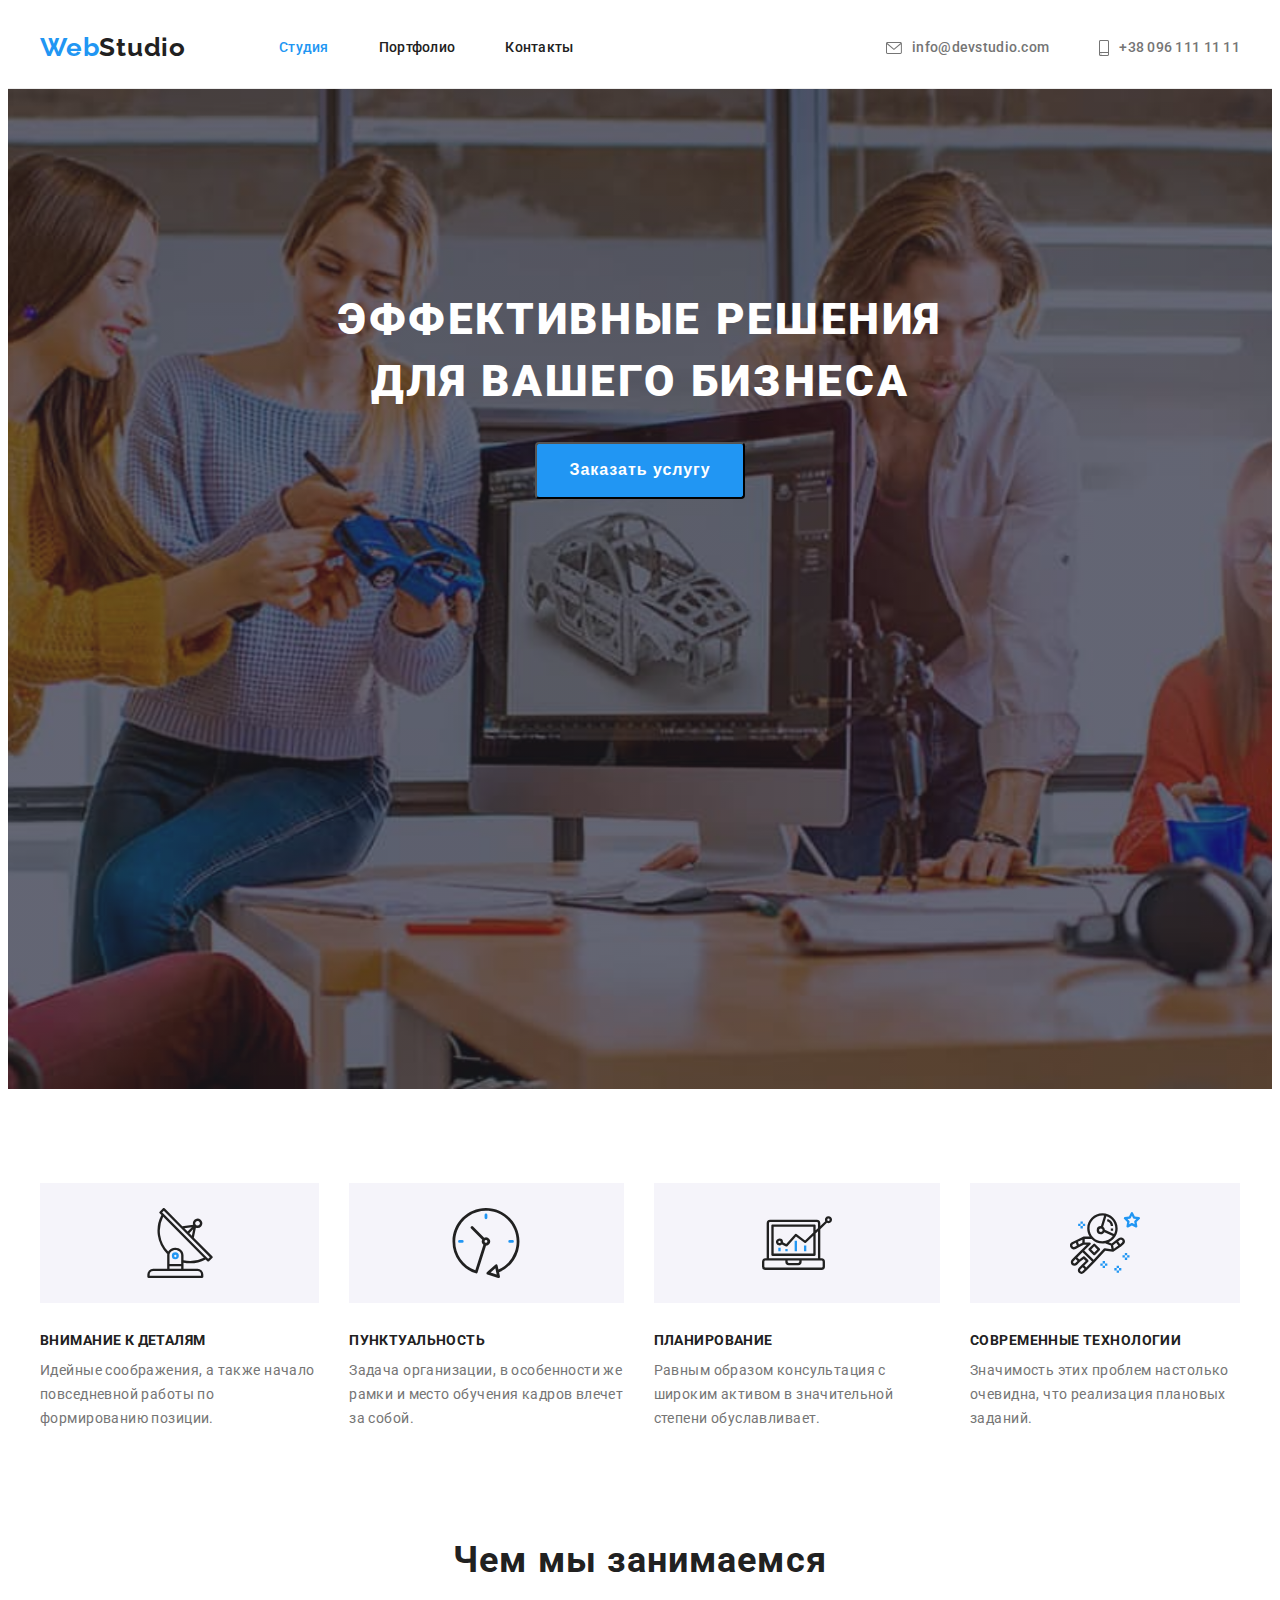
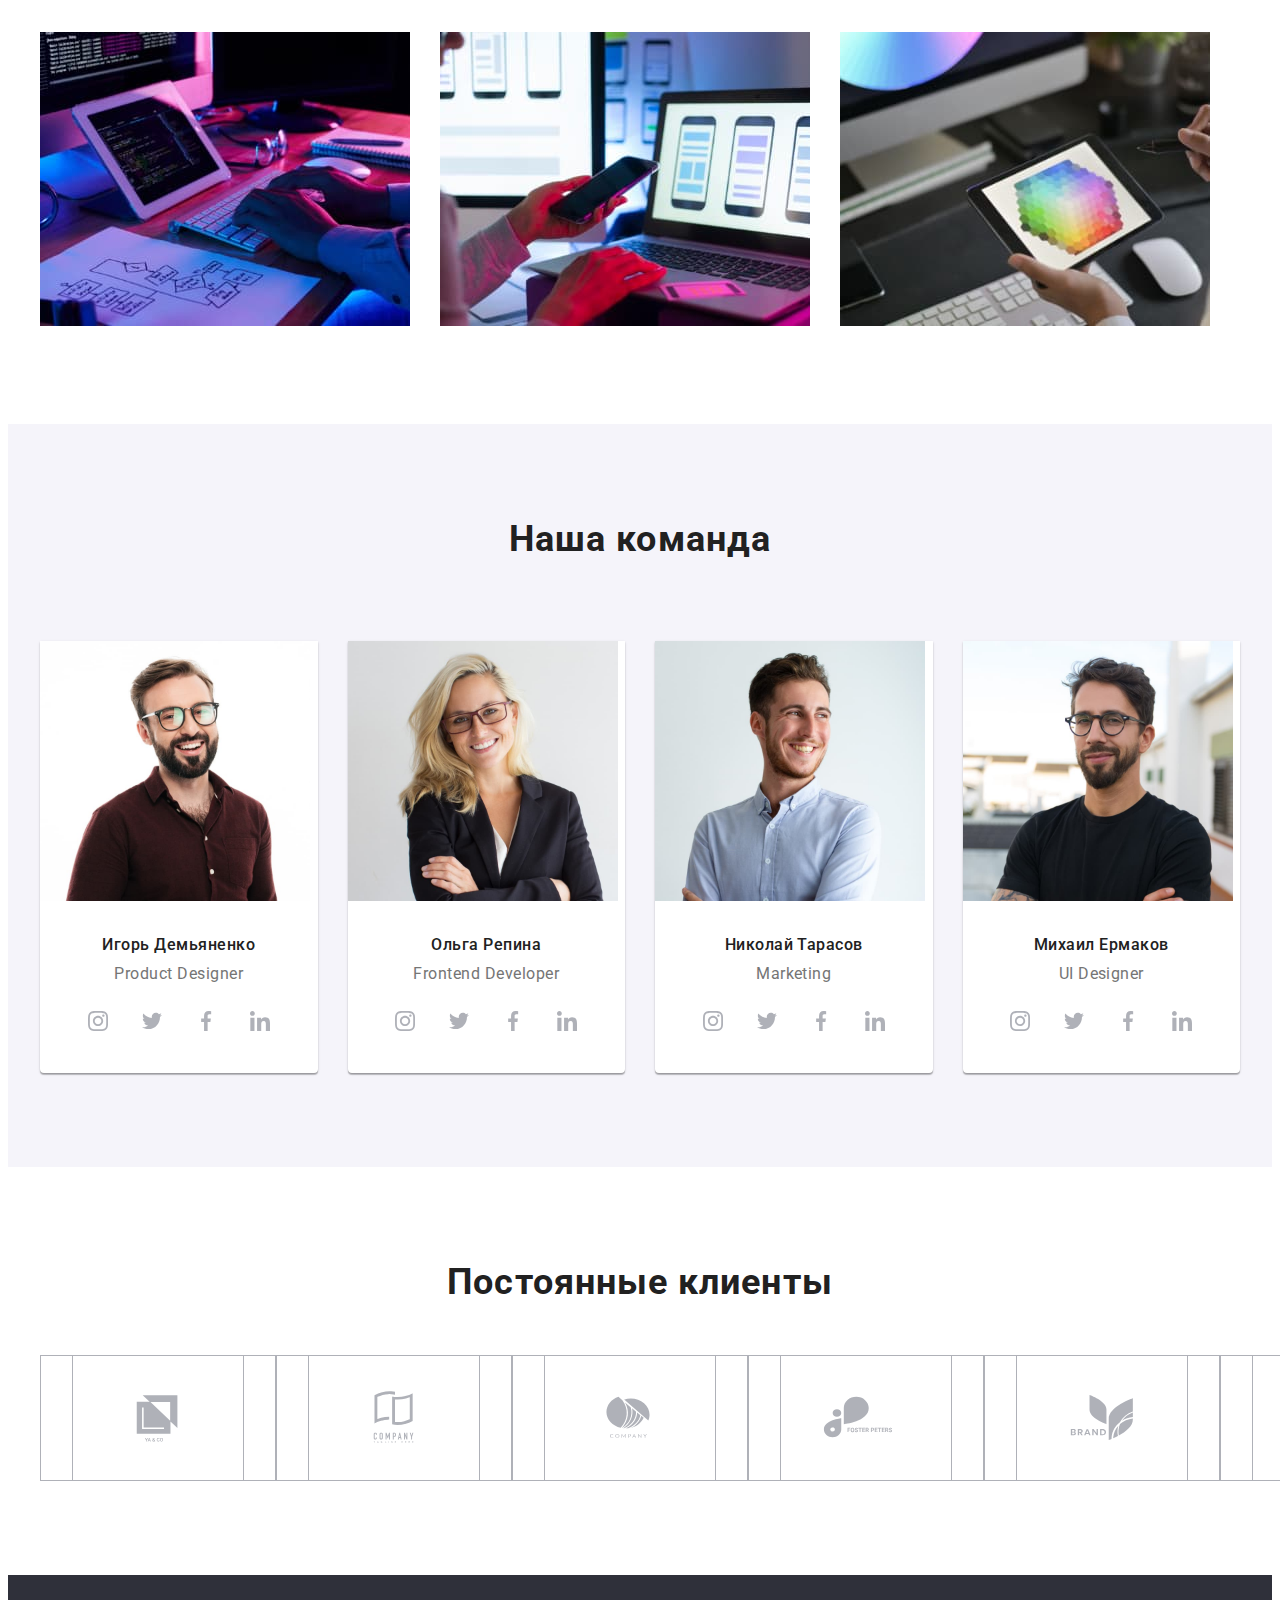
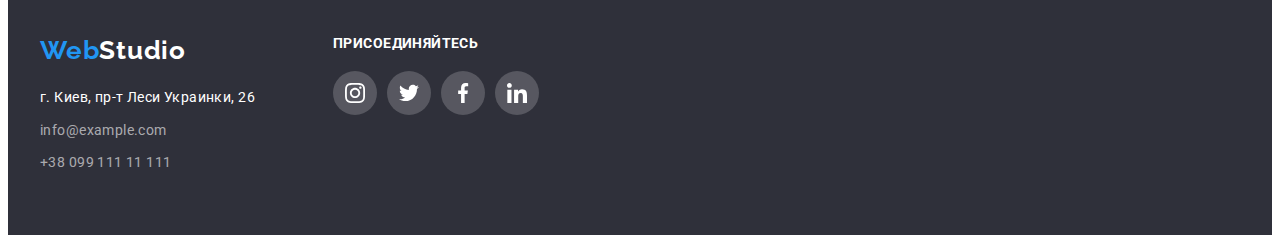
<file: index.html>
<!DOCTYPE html>
<html lang="ru">
<head>
    <meta charset="UTF-8">
    <meta http-equiv="X-UA-Compatible" content="IE=edge">
    <meta name="viewport" content="width=device-width, initial-scale=1.0">
    <title>Document</title>
    <link rel="preconnect" href="https://fonts.googleapis.com">
    <link rel="preconnect" href="https://fonts.gstatic.com" crossorigin>
    <link rel="preconnect" href="https://fonts.googleapis.com">
    <link rel="preconnect" href="https://fonts.gstatic.com" crossorigin>
    <link href="https://fonts.googleapis.com/css2?family=Raleway:wght@700&family=Roboto:wght@400;500;700;900&display=swap"
        rel="stylesheet">
    <link rel="stylesheet" href="https://cdnjs.cloudflare.com/ajax/libs/modern-normalize/1.1.0/modern-normalize.min.css"
        integrity="sha512-wpPYUAdjBVSE4KJnH1VR1HeZfpl1ub8YT/NKx4PuQ5NmX2tKuGu6U/JRp5y+Y8XG2tV+wKQpNHVUX03MfMFn9Q=="
        crossorigin="anonymous" referrerpolicy="no-referrer" />
    <link rel="stylesheet" href="./css/styles.css" />
</head>
<body>
    <header class="page-header">
        <div class="container main-nav">
        <nav class="main-nav">
            <a href="https://webstudio.com" class="header-logo">
                <span>Web</span>Studio
            </a>

            <ul class="site-nav list">
                <li class="item"><a href="" class="link current">Cтудия</a></li>
                <li class="item"><a href="./portfolio.html" class="link">Портфолио</a></li>
                <li class="item"><a href="" class="link">Контакты</a></li>
            </ul>
        </nav>
        <ul class="auth-nav list">
            <li class="item"><a href="" class="link"><svg class="header-icon" width="16" height="12">
                <use href="./images2/icons.sprite.svg#icon-envelope-hover-1"></use>
            </svg>info@devstudio.com</a>
                </li>
            <li class="item"><a href="" class="link"><svg class="header-icon" width="10" height="16">
                <use href="./images2/icons.sprite.svg#icon-smartphone-1"></use>
            </svg>+38 096 111 11 11</a>
            </li>
        </ul>
        </div>
    </header>

    <main>
        <section class="hero">
            <div class="container"> 
                <h1 class="hero-title">ЭФФЕКТИВНЫЕ РЕШЕНИЯ ДЛЯ ВАШЕГО БИЗНЕСА</h1>
                <button type="button" class="button">Заказать услугу</button>
            </div>
        </section>

        <section class="info list">
            <div class="container">
            <ul class="info-list">
                <li class="info-item">
                    <h3 class="info-title">ВНИМАНИЕ К ДЕТАЛЯМ</h3>
                    <p class="info-text">Идейные соображения, а также начало повседневной работы по формированию позиции.</p>
                </li>
                <li class="info-item">
                    <h3 class="info-title">ПУНКТУАЛЬНОСТЬ</h3>
                    <p class="info-text">Задача организации, в особенности же рамки и место обучения кадров влечет за собой.</p>
                </li>
                <li class="info-item">
                    <h3 class="info-title">ПЛАНИРОВАНИЕ</h3>
                    <p class="info-text">Равным образом консультация с широким активом в значительной степени обуславливает.</p>
                </li>
                <li class="info-item">
                    <h3 class="info-title">СОВРЕМЕННЫЕ ТЕХНОЛОГИИ</h3>
                    <p class="info-text">Значимость этих проблем настолько очевидна, что реализация плановых заданий.</p>
                </li>
            </ul>
            </div>
        </section>

        <section class="works list">
            <div class="container">
            <h2 class="works-title">Чем мы занимаемся</h2>
            <ul class="images-list">
                <li class="images-item">
                    <a href=""><img src="./images/img1.jpg" alt="Работа с планшетом" height="294" width="370"/></a>
                </li>
                <li class="images-item">
                    <a href=""><img src="./images/img2.jpg" alt="Оптимизация для смартфона" height="294" width="370"/></a>
                </li>
                <li class="images-item">
                    <a href=""><img src="./images/img3.jpg" alt="Дизайн через планшет" height="294" width="370"/></a>
                </li>
            </ul>
            </div> 
        </section>

        <section class="team list">
            <div class="container">
            <h2 class="team-title">Наша команда</h2>
            <ul class="staff">
                <li class="team-item">
                    <img src="./images/img4.jpg" alt=" Игорь Демьяненко" height="260" width="270" />
                    <div class="item-text">
                        <h3 class="team-name">Игорь Демьяненко</h3>
                        <p class="team-text">Product Designer</p>
                        <ul class="team-social-list">
                            <li class="team-social-item"><a href="" class="team-social-link">
                                <svg class="team-social-icon" width="20" height="20">
                                    <use href="./images2/icons.sprite.svg#icon-instagram"></use>
                                </svg>
                            </a></li>
                            <li class="team-social-item"><a href="" class="team-social-link">
                                <svg class="team-social-icon" width="20" height="20">
                                    <use href="./images2/icons.sprite.svg#icon-twitter"></use>
                                </svg>
                            </a></li>
                            <li class="team-social-item"><a href="" class="team-social-link">
                                <svg class="team-social-icon" width="20" height="20">
                                    <use href="./images2/icons.sprite.svg#icon-facebook"></use>
                                </svg>
                            </a></li>
                            <li class="team-social-item"><a href="" class="team-social-link">
                                <svg class="team-social-icon" width="20" height="20">
                                    <use href="./images2/icons.sprite.svg#icon-linkedin"></use>
                                </svg>
                            </a></li>
                        </ul>
                    </div>    
                    
                </li>
                <li class="team-item">
                    <img src="./images/img5.jpg" alt="Ольга Репина" height="260" width="270" />
                    <div class="item-text">
                        <h3 class="team-name">Ольга Репина</h3>
                        <p class="team-text">Frontend Developer</p>
                        <ul class="team-social-list">
                            <li class="team-social-item"><a href="" class="team-social-link">
                                    <svg class="team-social-icon" width="20" height="20">
                                        <use href="./images2/icons.sprite.svg#icon-instagram"></use>
                                    </svg>
                                </a></li>
                            <li class="team-social-item"><a href="" class="team-social-link">
                                    <svg class="team-social-icon" width="20" height="20">
                                        <use href="./images2/icons.sprite.svg#icon-twitter"></use>
                                    </svg>
                                </a></li>
                            <li class="team-social-item"><a href="" class="team-social-link">
                                    <svg class="team-social-icon" width="20" height="20">
                                        <use href="./images2/icons.sprite.svg#icon-facebook"></use>
                                    </svg>
                                </a></li>
                            <li class="team-social-item"><a href="" class="team-social-link">
                                    <svg class="team-social-icon" width="20" height="20">
                                        <use href="./images2/icons.sprite.svg#icon-linkedin"></use>
                                    </svg>
                                </a></li>
                        </ul>
                    </div>
                </li>
                <li class="team-item">
                    <img src="./images/img6.jpg" alt=" Николай Тарасов" height="260" width="270" />
                    <div class="item-text">
                        <h3 class="team-name">Николай Тарасов</h3>
                        <p class="team-text">Marketing</p>
                        <ul class="team-social-list">
                            <li class="team-social-item"><a href="" class="team-social-link">
                                    <svg class="team-social-icon" width="20" height="20">
                                        <use href="./images2/icons.sprite.svg#icon-instagram"></use>
                                    </svg>
                                </a></li>
                            <li class="team-social-item"><a href="" class="team-social-link">
                                    <svg class="team-social-icon" width="20" height="20">
                                        <use href="./images2/icons.sprite.svg#icon-twitter"></use>
                                    </svg>
                                </a></li>
                            <li class="team-social-item"><a href="" class="team-social-link">
                                    <svg class="team-social-icon" width="20" height="20">
                                        <use href="./images2/icons.sprite.svg#icon-facebook"></use>
                                    </svg>
                                </a></li>
                            <li class="team-social-item"><a href="" class="team-social-link">
                                    <svg class="team-social-icon" width="20" height="20">
                                        <use href="./images2/icons.sprite.svg#icon-linkedin"></use>
                                    </svg>
                                </a></li>
                        </ul>
                    </div>
                </li>
                <li class="team-item">
                    <img src="./images/img7.jpg" alt="Михаил Ермаков" height="260" width="270" />
                    <div class="item-text">
                        <h3 class="team-name">Михаил Ермаков</h3>
                        <p class="team-text">UI Designer</p>
                        <ul class="team-social-list">
                            <li class="team-social-item"><a href="" class="team-social-link">
                                    <svg class="team-social-icon" width="20" height="20">
                                        <use href="./images2/icons.sprite.svg#icon-instagram"></use>
                                    </svg>
                                </a></li>
                            <li class="team-social-item"><a href="" class="team-social-link">
                                    <svg class="team-social-icon" width="20" height="20">
                                        <use href="./images2/icons.sprite.svg#icon-twitter"></use>
                                    </svg>
                                </a></li>
                            <li class="team-social-item"><a href="" class="team-social-link">
                                    <svg class="team-social-icon" width="20" height="20">
                                        <use href="./images2/icons.sprite.svg#icon-facebook"></use>
                                    </svg>
                                </a></li>
                            <li class="team-social-item"><a href="" class="team-social-link">
                                    <svg class="team-social-icon" width="20" height="20">
                                        <use href="./images2/icons.sprite.svg#icon-linkedin"></use>
                                    </svg>
                                </a></li>
                        </ul>
                    </div>
                </li>
            </ul>
            </div>
        </section>

        <section class="clients">
            <div class="container">
                <h2 class="clients-title">Постоянные клиенты</h2>
                <ul class="clients-list">
                    <li class="clients-item"><a href="" class="clients-company">
                        <svg class="clients-company-icon" width="106" height="60">
                            <use href="./images2/icons.sprite.svg#icon-Logo1"></use>
                        </svg>
                    </a></li>
                    <li class="clients-item"><a href="" class="clients-company">
                        <svg class="clients-company-icon" width="106" height="60">
                            <use href="./images2/icons.sprite.svg#icon-Logo2"></use>
                        </svg>
                    </a></li>
                    <li class="clients-item"><a href="" class="clients-company">
                        <svg class="clients-company-icon" width="106" height="60">
                            <use href="./images2/icons.sprite.svg#icon-Logo3"></use>
                        </svg>
                    </a></li>
                    <li class="clients-item"><a href="" class="clients-company">
                        <svg class="clients-company-icon" width="106" height="60">
                            <use href="./images2/icons.sprite.svg#icon-Logo4"></use>
                        </svg>
                    </a></li>
                    <li class="clients-item"><a href="" class="clients-company">
                        <svg class="clients-company-icon" width="106" height="60">
                            <use href="./images2/icons.sprite.svg#icon-Logo5"></use>
                        </svg>
                    </a></li>
                    <li class="clients-item"><a href="" class="clients-company">
                        <svg class="clients-company-icon" width="106" height="60">
                            <use href="./images2/icons.sprite.svg#icon-Logo6"></use>
                        </svg>
                    </a></li>
                </ul>

            </div>

        </section>
    </main>

    <footer class="footer list">
        <div class="container footer-content">
            <div class="container footer-address">
                <a href="https://webstudio.com" class="footer-logo">
                    <span>Web</span>Studio
                </a>
                <address>
                    <ul class="footer-auth-nav">
                        <li class="link-item"><a href="https://goo.gl/maps/1PGQHDeKXCLK9trN8" class="link">г. Киев, пр-т Леси Украинки, 26</a></li>
                        <li class="link-item"><a href="mailto:info@example.com" class="link-footer">info@example.com</a></li>
                        <li class="link-item"><a href="tel:+3809911111111" class="link-footer">+38 099 111 11 111</a></li>
                    </ul>
                </address>
            </div>

            <div class="container footer-social-content">
                <p class="footer-social-text">Присоединяйтесь</p>
                <ul class="footer-social-list">
                    <li class="footer-social-item"><a class="footer-social-link">
                        <svg class="footer-social-icon" width="20" height="20">
                        <use href="./images2/icons.sprite.svg#icon-instagram"></use>
                        </svg>
                        </a>
                    </li>
                    <li class="footer-social-item"><a class="footer-social-link">
                        <svg class="footer-social-icon" width="20" height="20">
                        <use href="./images2/icons.sprite.svg#icon-twitter"></use>
                        </svg>
                        </a>
                    </li>
                    <li class="footer-social-item"><a class="footer-social-link">
                        <svg class="footer-social-icon" width="20" height="20">
                        <use href="./images2/icons.sprite.svg#icon-facebook"></use>
                        </svg>
                        </a>
                    </li>
                    <li class="footer-social-item"><a class="footer-social-link">
                        <svg class="footer-social-icon" width="20" height="20">
                        <use href="./images2/icons.sprite.svg#icon-linkedin"></use>
                        </svg>
                        </a>
                    </li>
                </ul>
            </div>
        </div>
    </footer>
</body>
</html>
</file>
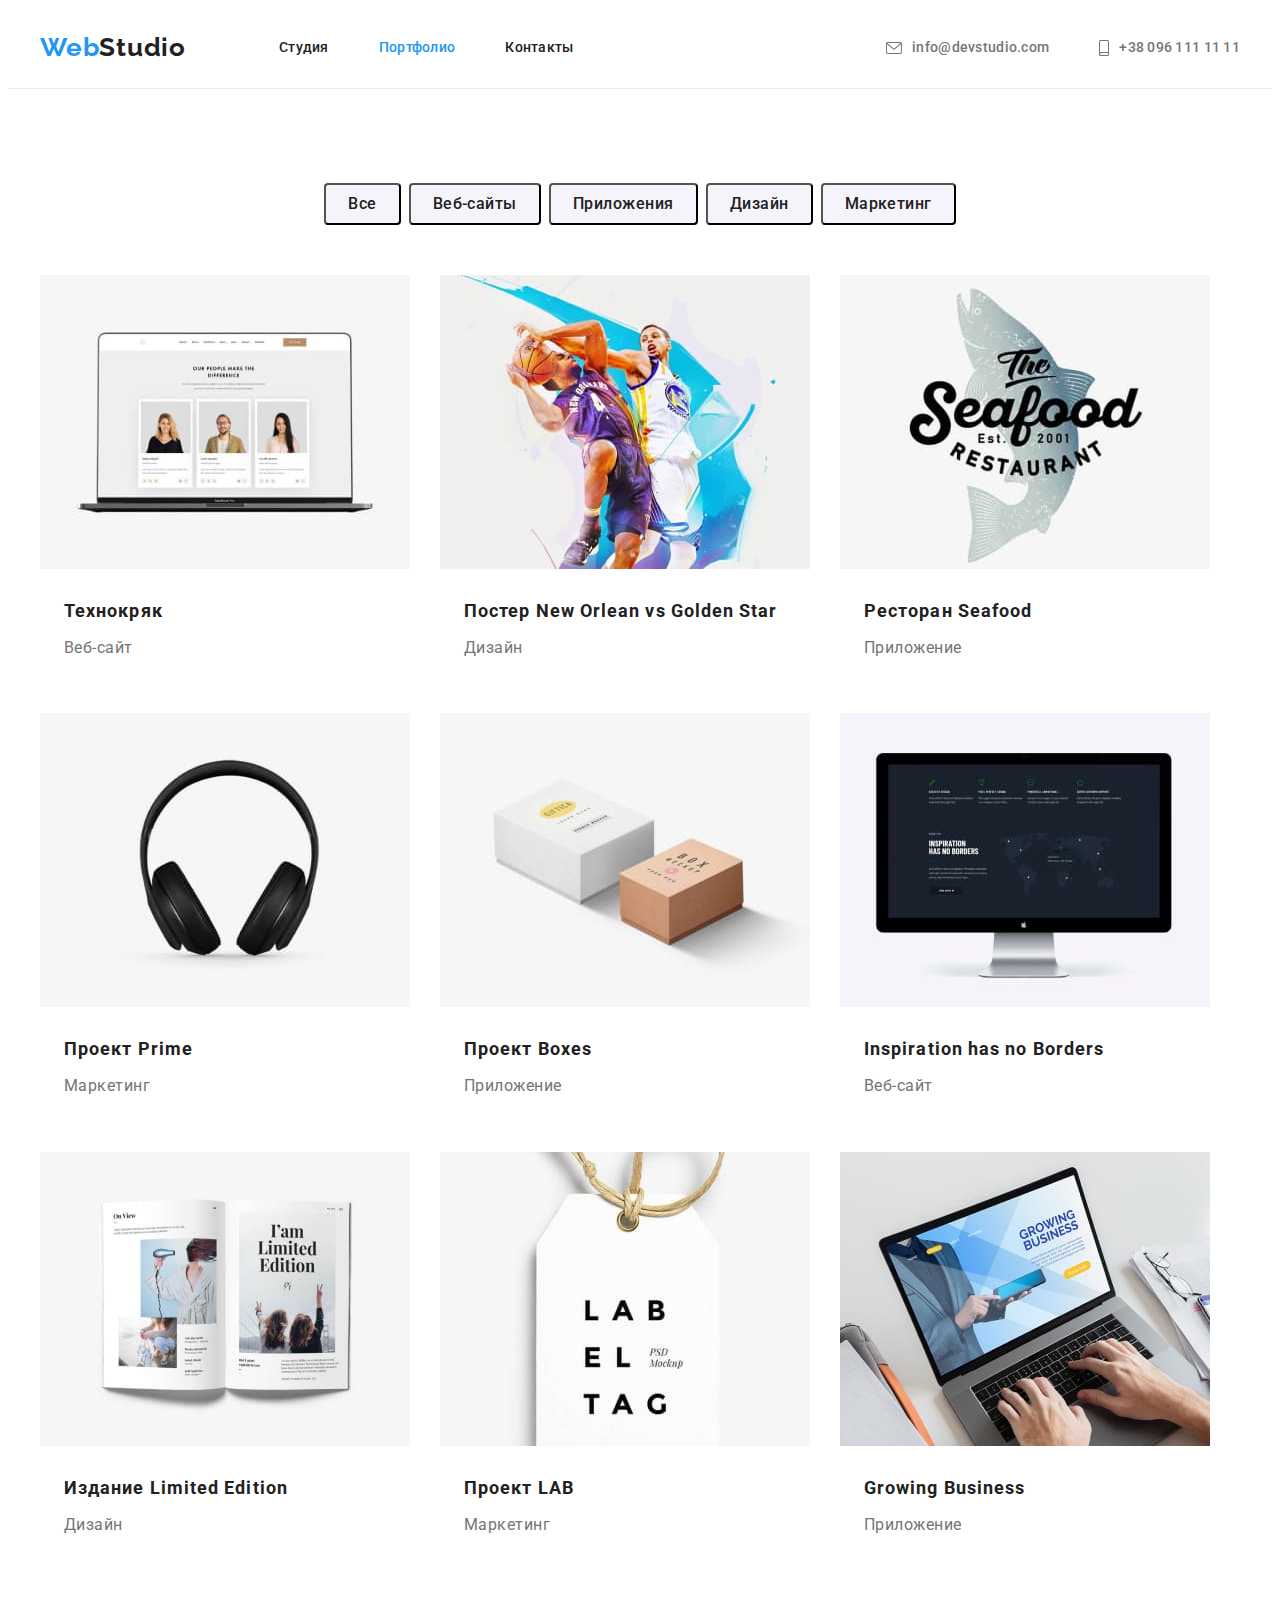
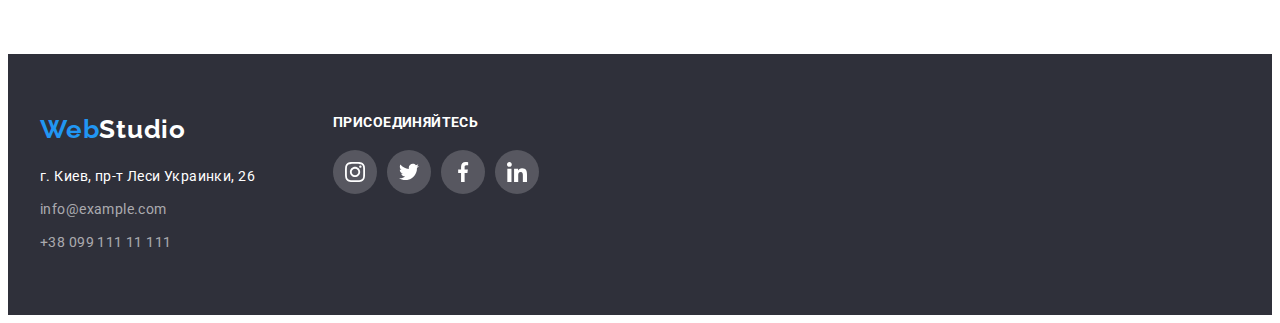
<file: portfolio.html>
<!DOCTYPE html>
<html lang="ru">
<head>
    <meta charset="UTF-8">
    <meta http-equiv="X-UA-Compatible" content="IE=edge">
    <meta name="viewport" content="width=device-width, initial-scale=1.0">
    <title>Document</title>
    <link rel="preconnect" href="https://fonts.googleapis.com">
    <link rel="preconnect" href="https://fonts.gstatic.com" crossorigin>
    <link href="https://fonts.googleapis.com/css2?family=Raleway:wght@700&family=Roboto:wght@400;500;700;900&display=swap"
        rel="stylesheet">
    <link rel="stylesheet" href="https://cdnjs.cloudflare.com/ajax/libs/modern-normalize/1.1.0/modern-normalize.min.css"
        integrity="sha512-wpPYUAdjBVSE4KJnH1VR1HeZfpl1ub8YT/NKx4PuQ5NmX2tKuGu6U/JRp5y+Y8XG2tV+wKQpNHVUX03MfMFn9Q=="
        crossorigin="anonymous" referrerpolicy="no-referrer" />
    <link rel="stylesheet" href="./css/styles.css" />
</head>

<body>
    <header class="page-header">
        <div class="container main-nav">
            <nav class="main-nav">
                <a href="https://webstudio.com" class="header-logo">
                    <span>Web</span>Studio
                </a>
    
                <ul class="site-nav list">
                    <li class="item"><a href="./index.html" class="link">Cтудия</a></li>
                    <li class="item"><a href="" class="link current">Портфолио</a></li>
                    <li class="item"><a href="" class="link">Контакты</a></li>
                </ul>
            </nav>
            <ul class="auth-nav list">
                <li class="item"><a href="" class="link"><svg class="header-icon" width="16" height="12">
                            <use href="./images2/icons.sprite.svg#icon-envelope-hover-1"></use>
                        </svg>info@devstudio.com</a>
                </li>
                <li class="item"><a href="" class="link"><svg class="header-icon" width="10" height="16">
                            <use href="./images2/icons.sprite.svg#icon-smartphone-1"></use>
                        </svg>+38 096 111 11 11</a>
                </li>
            </ul>
        </div>
    </header>
    <main>
        <section class="portfolio">
            <div class="container">
            <h1 class="empty-title">Портфолио</h1>
            <ul class="filters-list">
                <li class="filters-item"><button type="button" class="filter">Все</button></li>
                <li class="filters-item"><button type="button" class="filter">Веб-сайты</button></li>
                <li class="filters-item"><button type="button" class="filter">Приложения</button></li>
                <li class="filters-item"><button type="button" class="filter">Дизайн</button></li>
                <li class="filters-item"><button type="button" class="filter">Маркетинг</button></li>
            </ul>
            </div>   

            <div class="container">
            <ul class="card-set">
                <li class="portfolio-cards">
                    <a href=""><img src="./images2/img1.jpg" alt="Работа с ноутбуком" height="294" width="370" /></a>
                    <h2 class="portfolio-title">Технокряк</h2>
                    <p class="portfolio-text">Веб-сайт</p>
                </li>
                <li class="portfolio-cards">
                    <a href=""><img src="./images2/img2.jpg" alt="Баскетболисты" height="294" width="370" /></a>
                    <h2 class="portfolio-title">Постер New Orlean vs Golden Star</h2>
                    <p class="portfolio-text">Дизайн</p>
                </li>
                <li class="portfolio-cards">
                    <a href=""><img src="./images2/img3.jpg" alt="Эмблема ресторана" height="294" width="370" /></a>
                    <h2 class="portfolio-title">Ресторан Seafood</h2>
                    <p class="portfolio-text">Приложение</p>
                </li>
                <li class="portfolio-cards">
                    <a href=""><img src="./images2/img4.jpg" alt="Наушники" height="294" width="370" /></a>
                    <h2 class="portfolio-title">Проект Prime</h2>
                    <p class="portfolio-text">Маркетинг</p>
                </li>
                <li class="portfolio-cards">
                    <a href=""><img src="./images2/img5.jpg" alt="Коробки" height="294" width="370" /></a>
                    <h2 class="portfolio-title">Проект Boxes</h2>
                    <p class="portfolio-text">Приложение</p>
                </li>
                <li class="portfolio-cards">
                    <a href=""><img src="./images2/img6.jpg" alt="Монитор" height="294" width="370" /></a>
                    <h2 class="portfolio-title">Inspiration has no Borders</h2>
                    <p class="portfolio-text">Веб-сайт</p>
                </li>
                <li class="portfolio-cards">
                    <a href=""><img src="./images2/img7.jpg" alt="Книги" height="294" width="370" /></a>
                    <h2 class="portfolio-title">Издание Limited Edition</h2>
                    <p class="portfolio-text">Дизайн</p>
                </li>
                <li class="portfolio-cards">
                    <a href=""><img src="./images2/img8.jpg" alt="Табличка" height="294" width="370" /></a>
                    <h2 class="portfolio-title">Проект LAB</h2>
                    <p class="portfolio-text">Маркетинг</p>
                </li>
                <li class="portfolio-cards">
                    <a href=""><img src="./images2/img9.jpg" alt="Работа с ноутбуком" height="294" width="370" /></a>
                    <h2 class="portfolio-title">Growing Business</h2>
                    <p class="portfolio-text">Приложение</p>
                </li>
            </ul>
            </div>
        </section>
    </main>

    <footer class="footer list">
        <div class="container footer-content">
            <div class="container footer-address">
                <a href="https://webstudio.com" class="footer-logo">
                    <span>Web</span>Studio
                </a>
                <address>
                    <ul class="footer-auth-nav">
                        <li class="link-item"><a href="https://goo.gl/maps/1PGQHDeKXCLK9trN8" class="link">г. Киев, пр-т
                                Леси Украинки, 26</a></li>
                        <li class="link-item"><a href="mailto:info@example.com" class="link-footer">info@example.com</a>
                        </li>
                        <li class="link-item"><a href="tel:+3809911111111" class="link-footer">+38 099 111 11 111</a></li>
                    </ul>
                </address>
            </div>
    
            <div class="container footer-social-content">
                <p class="footer-social-text">Присоединяйтесь</p>
                <ul class="footer-social-list">
                    <li class="footer-social-item"><a class="footer-social-link">
                            <svg class="footer-social-icon" width="20" height="20">
                                <use href="./images2/icons.sprite.svg#icon-instagram"></use>
                            </svg>
                        </a>
                    </li>
                    <li class="footer-social-item"><a class="footer-social-link">
                            <svg class="footer-social-icon" width="20" height="20">
                                <use href="./images2/icons.sprite.svg#icon-twitter"></use>
                            </svg>
                        </a>
                    </li>
                    <li class="footer-social-item"><a class="footer-social-link">
                            <svg class="footer-social-icon" width="20" height="20">
                                <use href="./images2/icons.sprite.svg#icon-facebook"></use>
                            </svg>
                        </a>
                    </li>
                    <li class="footer-social-item"><a class="footer-social-link">
                            <svg class="footer-social-icon" width="20" height="20">
                                <use href="./images2/icons.sprite.svg#icon-linkedin"></use>
                            </svg>
                        </a>
                    </li>
                </ul>
            </div>
        </div>
    </footer>
</body>
</html>
</file>
<file: css/styles.css>
:root {
  --primary-text-color: #212121;
  --primary-white-color: #ffffff;
  --accent-color: #2196f3;
}

body {
  background-color: var(--primary-white-color);
  color: var(--primary-text-color);
  font-family: Roboto, sans-serif;
}

.list {
  padding: 0;
  margin: 0;
}

.container {
  padding-left: 15px;
  padding-right: 15px;
  width: 1200px;
  margin-left: auto;
  margin-right: auto;
}

ul {
  padding-left: 0;
  margin-top: 0;
  margin-bottom: 0;
  list-style: none;
  text-decoration: none;
}

.page-header {
  border-bottom: 1px solid #ececec;
}

.main-nav {
  display: flex;
  align-items: center;
}

.header-logo {
  margin-right: 93px;
  padding-top: 24px;
  padding-bottom: 25px;
  font-style: normal;
  font-weight: bold;
  font-size: 26px;
  line-height: 1.2;
  letter-spacing: 0.03em;
  color: var(--primary-text-color);
  font-family: Raleway, sans-serif;
  text-decoration: none;
}

.footer-logo {
  display: block;
  margin-bottom: 20px;
  font-style: normal;
  font-weight: bold;
  font-size: 26px;
  line-height: 1.2;
  letter-spacing: 0.03em;
  color: #ffffff;
  font-family: Raleway, sans-serif;
  text-decoration: none;
}
.header-logo:hover,
.header-logo:focus {
  font-size: 26px;
}

.footer-logo:hover,
.footer-logo:focus {
  font-size: 26px;
}
span {
  color: #2196f3;
}

.site-nav {
  display: flex;
}
.site-nav .item:not(:last-child) {
  margin-right: 50px;
}

.site-nav .link {
  display: block;
  padding-top: 32px;
  padding-bottom: 32px;
  font-style: normal;
  font-weight: 500;
  font-size: 14px;
  line-height: 1.14;
  letter-spacing: 0.02em;
  color: var(--primary-text-color);
  text-decoration: none;
}

.site-nav .link.current {
  color: #2196f3;
}

.site-nav .link:hover,
.site-nav .link:focus {
  color: var(--accent-color);
}

.auth-nav {
  display: flex;
  margin-left: auto;
}

.auth-nav .item:not(:last-child) {
  margin-right: 50px;
}

.auth-nav .link {
  display: block;
  padding-top: 32px;
  padding-bottom: 32px;
  font-style: normal;
  font-weight: 500;
  font-size: 14px;
  line-height: 1.14;
  letter-spacing: 0.02em;
  color: #757575;
  text-decoration: none;
}

.auth-nav .link:hover,
.auth-nav .link:focus {
  color: var(--accent-color);
}
.header-icon {
  margin-right: 10px;
  vertical-align: middle;
}

.header-icon {
  fill: currentColor;
}
.header-icon:hover,
.header-icon:focus {
  fill: var(--accent-color);
}

.hero {
  height: 600px;
  margin-left: auto;
  margin-right: auto;
  background-image: linear-gradient(
      rgba(47, 48, 58, 0.4),
      rgba(47, 48, 58, 0.4)
    ),
    url(../images2/hero.jpg);
  background-repeat: no-repeat;
  background-position: center;
  background-size: cover;
  padding-top: 200px;
  padding-bottom: 200px;
  text-align: center;
  background-color: #2f303a;
}

.hero-title {
  margin-top: 0;
  margin-bottom: 30px;
  margin-left: auto;
  margin-right: auto;
  width: 709.5px;
  font-style: normal;
  font-weight: 900;
  font-size: 44px;
  line-height: 1.4;
  text-align: center;
  letter-spacing: 0.06em;
  text-transform: uppercase;
  color: var(--primary-white-color);
}
.button {
  margin-left: auto;
  margin-right: auto;
  border-radius: 4px;
  padding: 11px 32.62px;
  min-width: 203.88px;
  font-style: normal;
  font-weight: bold;
  font-size: 16px;
  line-height: 1.9;
  display: flex;
  text-align: center;
  letter-spacing: 0.06em;
  background-color: #2196f3;
  color: var(--primary-white-color);
  cursor: pointer;
}

.info {
  padding-top: 94px;
  padding-bottom: 94px;
}

.info-list {
  display: flex;
}

.info-item:not(:last-child) {
  margin-right: 30px;
}

.info-title {
  padding-top: 30px;
  margin-top: 0;
  margin-bottom: 10px;
  font-style: normal;
  font-weight: bold;
  font-size: 14px;
  line-height: 1.14;
  letter-spacing: 0.03em;
  text-transform: uppercase;
}

.info-text {
  margin-top: 0;
  font-style: normal;
  font-weight: normal;
  font-size: 14px;
  line-height: 1.7;
  letter-spacing: 0.03em;
  color: #757575;
}

.works {
  padding-bottom: 94px;
}

.images-list {
  display: flex;
}

.info-item {
  min-width: 270px;
}

.info-item::before {
  display: block;
  content: "";
  height: 120px;
  background-image: url("../images2/antenna.svg");
  background-color: #f5f4fa;
  background-size: auto;
  background-repeat: no-repeat;
  background-position: center;
}

.info-item:nth-child(2)::before {
  background-image: url("../images2/clock.svg");
}

.info-item:nth-child(3)::before {
  background-image: url("../images2/diagram.svg");
}

.info-item:nth-child(4)::before {
  background-image: url("../images2/astronaut.svg");
}

.images-item:not(:last-child) {
  margin-right: 30px;
}

.team {
  padding-top: 94px;
  padding-bottom: 94px;
  background-color: #f5f4fa;
}

.works-title,
.team-title,
.clients-title {
  margin-top: 0;
  margin-bottom: 50px;
  font-style: normal;
  font-weight: bold;
  font-size: 36px;
  line-height: 1.2;
  text-align: center;
  letter-spacing: 0.03em;
}

.team-name {
  margin-top: 0;
  margin-bottom: 10px;
  padding-top: 30px;
  text-align: center;
  font-style: normal;
  font-weight: 500;
  font-size: 16px;
  line-height: 1.2;
  letter-spacing: 0.03em;
}

.staff {
  display: flex;
}

.team-item {
  flex-basis: calc((100% - 90px) / 4);
  margin-top: 30px;
  background-color: #ffffff;
  box-shadow: 0px 1px 3px rgba(0, 0, 0, 0.12), 0px 1px 1px rgba(0, 0, 0, 0.14),
    0px 2px 1px rgba(0, 0, 0, 0.2);
  border-radius: 0px 0px 4px 4px;
}

.team-item:not(:last-child) {
  margin-right: 30px;
}

.team-text {
  margin-top: 0;
  margin-bottom: 16px;
  text-align: center;
  font-style: normal;
  font-weight: normal;
  font-size: 16px;
  line-height: 1.2;
  letter-spacing: 0.03em;
  color: #757575;
}

.team-social-list {
  display: flex;
  justify-content: center;
  padding-bottom: 30px;
}
.team-social-item,
.team-social-link {
  width: 44px;
  height: 44px;
  background-color: #ffffff;
  border-radius: 50%;
  display: flex;
  align-items: center;
  justify-content: center;
  color: #afb1b8;
}

.team-social-item:hover,
.team-social-item:focus {
  background-color: var(--accent-color);
}

.team-social-link:hover,
.team-social-link:focus {
  background-color: var(--accent-color);
  color: var(--primary-white-color);
}
.team-social-item + .team-social-item {
  margin-left: 10px;
}

.team-social-icon {
  fill: currentColor;
}

.team-social-icon:focus,
.team-social-icon:hover {
  fill: #ffffff;
}
.clients {
  padding-top: 94px;
  padding-bottom: 94px;
}

.clients-list {
  display: flex;
  justify-content: space-between;
}

.clients-item,
.clients-company {
  width: 170px;
  height: 92px;
  padding-top: 16px;
  padding-bottom: 16px;
  padding-left: 32px;
  padding-right: 32px;
  background-color: #ffffff;
  background-size: contain;
  display: flex;
  align-items: center;
  justify-content: center;
  color: #afb1b8;
  border: 1px solid #afb1b8;
}

.clients-item:hover,
.clients-item:focus {
  background-color: var(--accent-color);
}

.clients-company:hover,
.clients-company:focus {
  border-color: var(--accent-color);
  color: var(--accent-color);
}

.clients-company-icon {
  fill: currentColor;
}

.clients-company-icon:focus,
.clients-company-icon:hover {
  fill: var(--accent-color);
}

.clients-item .item-text {
  padding-top: 30px;
  padding-bottom: 30px;
  text-align: center;
}

.link-footer {
  padding-top: 0;
}
.footer-auth-nav > li {
  display: block;
  margin-bottom: 9px;
}

.link-item:last-child {
  margin-bottom: 0;
}

.empty-title {
  display: none;
}

.filters-list {
  display: flex;
  justify-content: center;
  margin-bottom: 50px;
}

.filters-item:not(:last-child) {
  margin-right: 8px;
}

.filter {
  display: inline-block;
  border-radius: 4px;
  padding: 6px 22px;
  font-family: Roboto;
  font-style: normal;
  font-weight: 500;
  font-size: 16px;
  line-height: 1.6;
  text-align: center;
  letter-spacing: 0.03em;
  background-color: #f5f4fa;
  color: #212121;
}

.filter:hover,
.filter:focus {
  background-color: #2196f3;
  color: #ffffff;
  box-shadow: 0px 3px 1px rgba(0, 0, 0, 0.1), 0px 1px 2px rgba(0, 0, 0, 0.08),
    0px 2px 2px rgba(0, 0, 0, 0.12);
  border-radius: 4px;
}

.portfolio {
  padding-top: 94px;
  padding-bottom: 94px;
}

.card-set {
  display: flex;
  flex-wrap: wrap;
  margin-left: -30px;
  margin-bottom: -30px;
}

.portfolio-cards {
  margin-left: 30px;
  flex-basis: calc(100% / 3 -30px);
  padding-top: 0;
  margin-bottom: 30px;
}
.portfolio-cards:hover,
.portfolio-cards:focus {
  box-shadow: 0px 1px 1px rgba(0, 0, 0, 0.12), 0px 4px 4px rgba(0, 0, 0, 0.06),
    1px 4px 6px rgba(0, 0, 0, 0.16);
  cursor: pointer;
}

.portfolio-title {
  margin-top: 0;
  margin-bottom: 4px;
  padding-top: 20px;
  padding-left: 24px;
  font-style: normal;
  font-weight: bold;
  font-size: 18px;
  line-height: 2;
  letter-spacing: 0.06em;
}

.portfolio-text {
  margin-top: 0;
  margin-bottom: 0;
  padding-bottom: 20px;
  padding-left: 24px;
  font-style: normal;
  font-weight: normal;
  font-size: 16px;
  line-height: 1.9;
  letter-spacing: 0.03em;
  color: #757575;
}

.footer {
  padding-top: 60px;
  padding-bottom: 60px;
  background-color: #2f303a;
}

.footer .logo {
  margin-bottom: 20px;
  font-style: normal;
  font-weight: bold;
  font-size: 26px;
  line-height: 1.2;
  letter-spacing: 0.03em;
  color: #ffffff;
}

.footer-auth-nav .link {
  font-style: normal;
  font-weight: normal;
  font-size: 14px;
  line-height: 1.7;
  letter-spacing: 0.03em;
  color: #ffffff;
  text-decoration: none;
}

.link-footer {
  font-style: normal;
  font-weight: normal;
  font-size: 14px;
  line-height: 1.7;
  letter-spacing: 0.03em;
  color: rgba(255, 255, 255, 0.6);
  text-decoration: none;
}

.footer-auth-nav .link:hover,
.footer-auth-nav .link:focus {
  color: var(--accent-color);
}

.link-footer:hover,
.link-footer:focus {
  color: var(--accent-color);
}

.footer-content {
  display: flex;
}

.footer-address {
  width: 300px;
  margin-right: 70px;
  padding-left: 0;
  padding-right: 0;
}

.footer-social-content {
  padding-left: 0;
}

.footer-social-text {
  margin-top: 0;
  margin-bottom: 20px;
  font-style: normal;
  font-weight: bold;
  font-size: 14px;
  line-height: 16px;
  letter-spacing: 0.03em;
  text-transform: uppercase;
  color: #ffffff;
}

.footer-social-list {
  display: flex;
  padding-bottom: 30px;
}

.footer-social-item,
.footer-social-link {
  width: 44px;
  height: 44px;
  background-color: rgba(255, 255, 255, 0.1);
  border-radius: 50%;
  display: flex;
  align-items: center;
  justify-content: center;
  color: #ffffff;
  cursor: pointer;
}

.footer-social-item:hover,
.footer-social-item:focus {
  background-color: var(--accent-color);
}

.footer-social-link:hover,
.footer-social-link:focus {
  background-color: var(--accent-color);
  color: var(--primary-white-color);
}
.footer-social-item + .footer-social-item {
  margin-left: 10px;
}

.footer-social-icon {
  fill: currentColor;
}

.footer-social-icon:focus,
.footer-social-icon:hover {
  fill: #ffffff;
}
</file>
